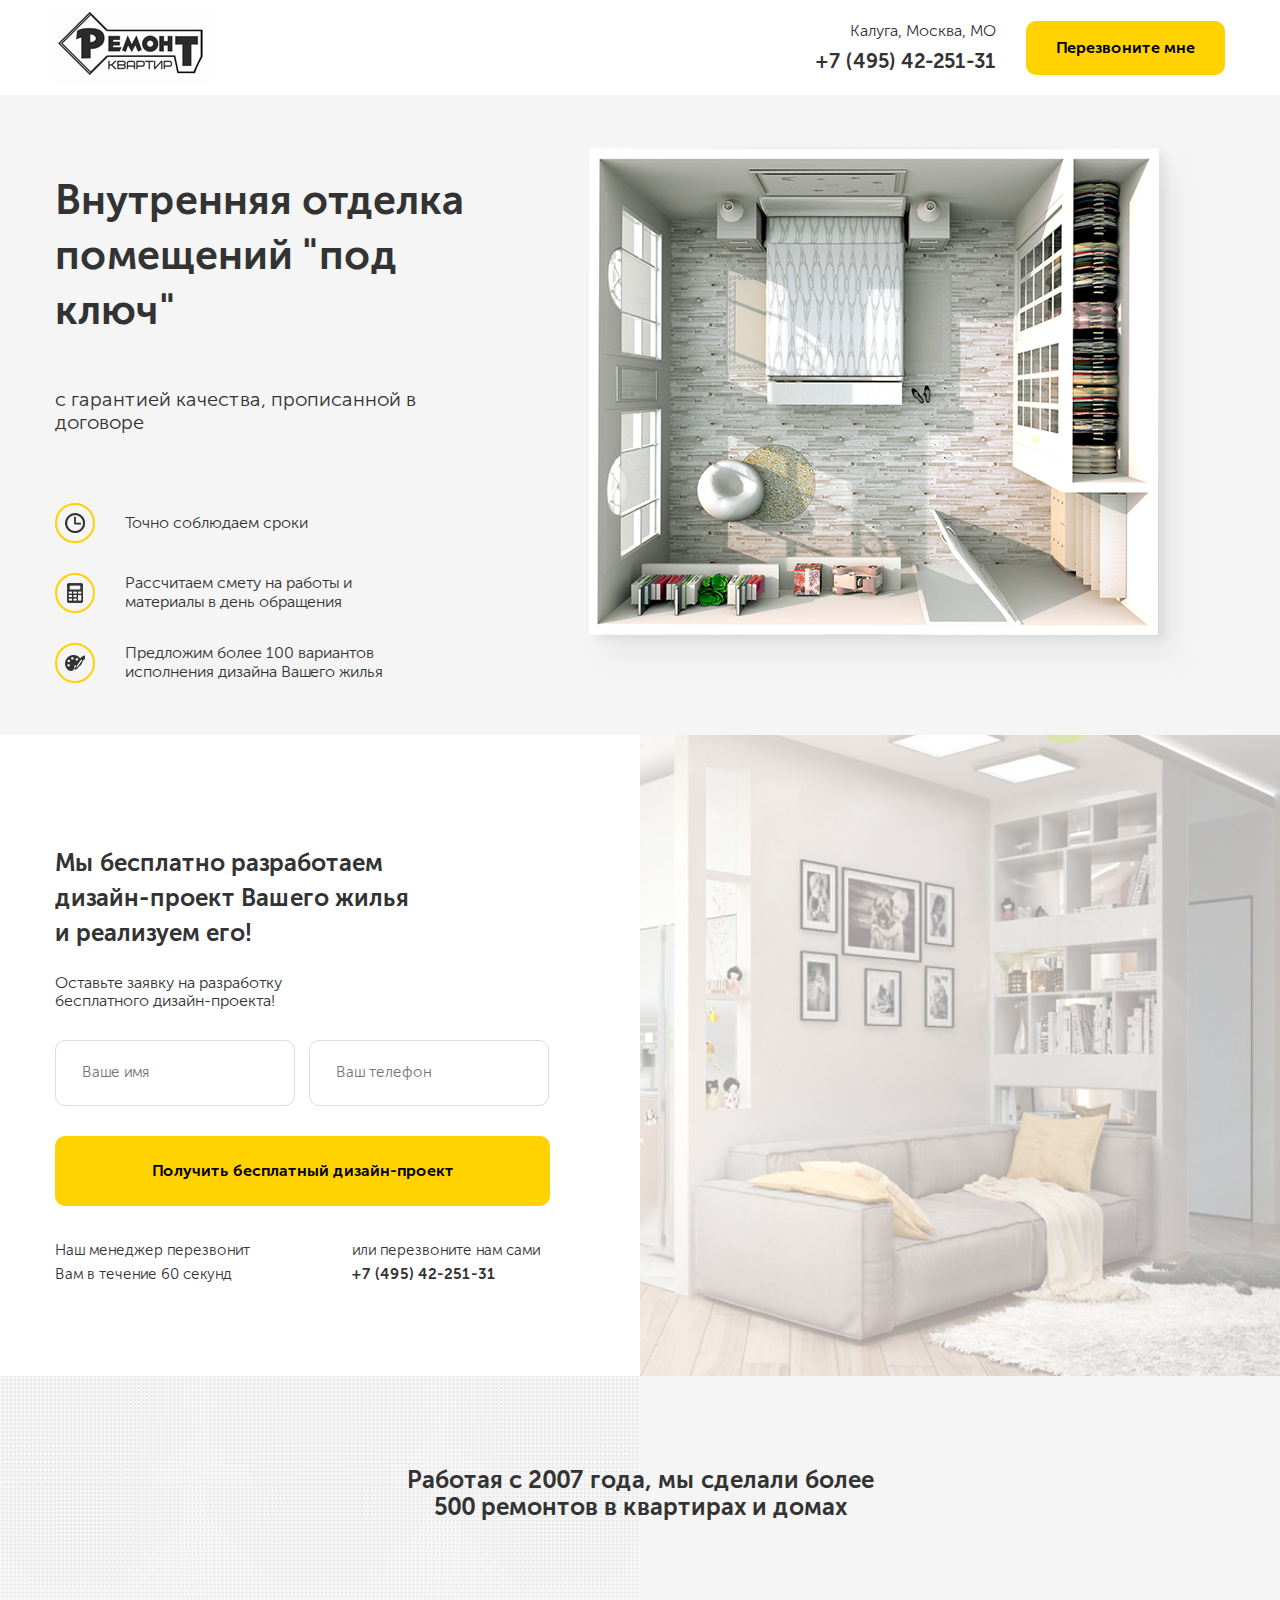
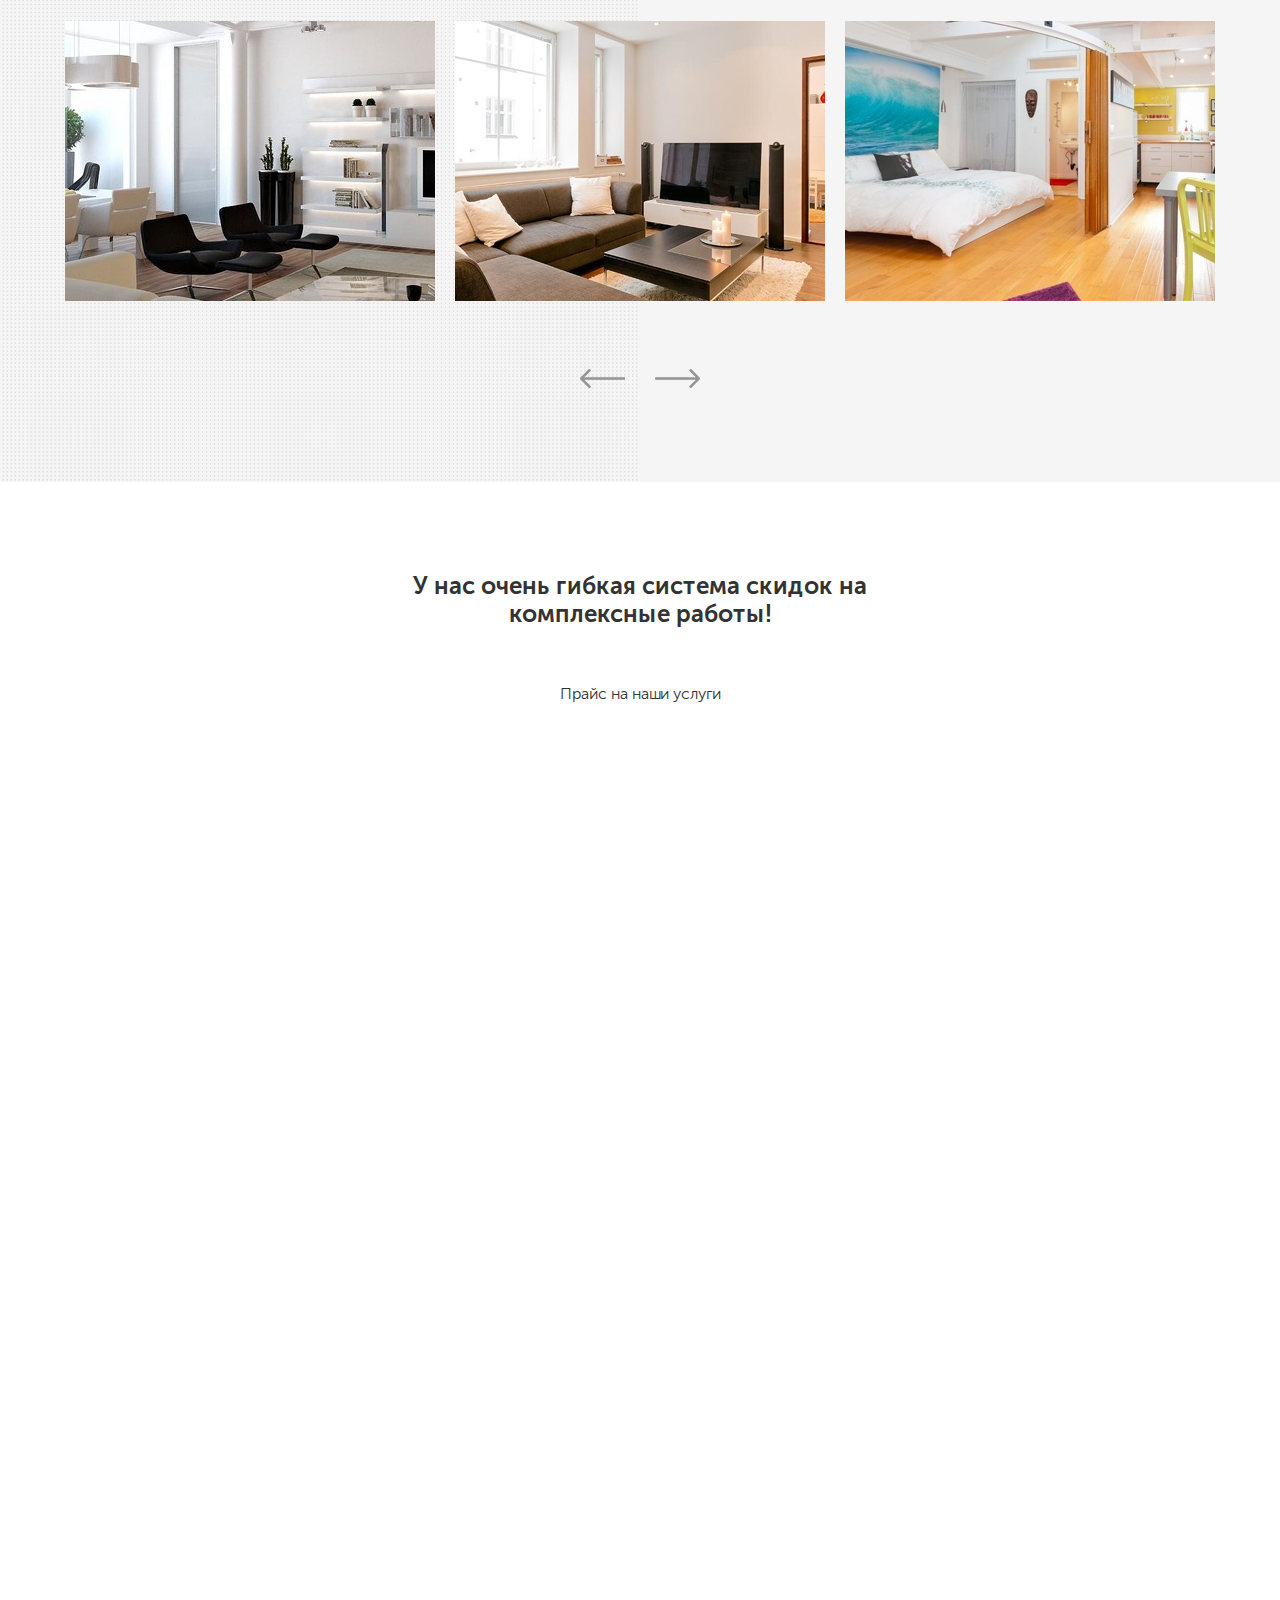
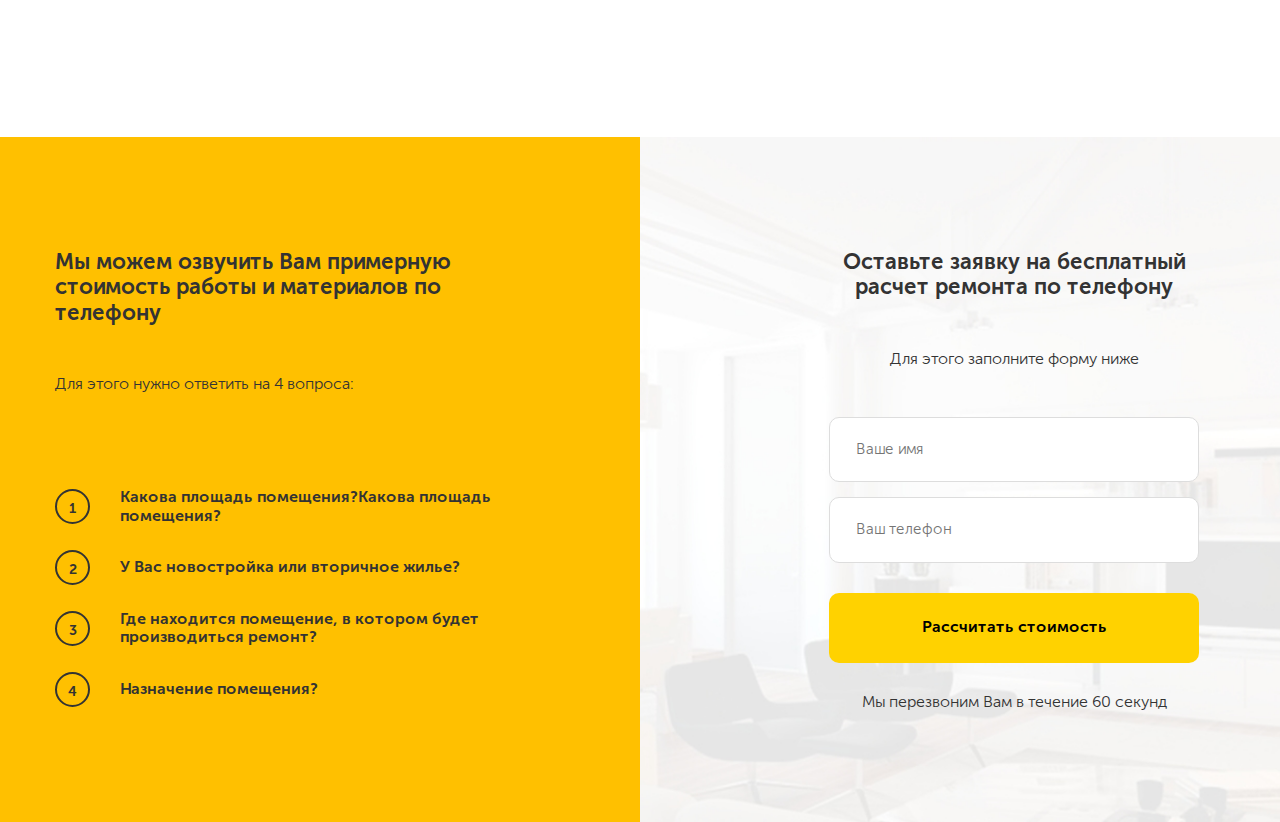
<file: src/index.html>
<!DOCTYPE html>
<html lang="ru">

<head>
  <meta charset="UTF-8">
  <meta name="viewport" content="width=device-width, initial-scale=1.0">
  <title>Ремонт квартир</title>
  <link rel="stylesheet" href="css/normalize.css">
  <link rel="stylesheet" href="css/slick.css">
  <link rel="stylesheet" href="css/animate.min.css">
  <link rel="stylesheet" href="css/style.css">
</head>

<body>
  <nav class="navbar">
    <div class="container">
      <div class="navbar-block">
        <div class="navbar__logo">
          <img src="img/logo.png" alt="Логотип">
        </div>
        <!-- /.navbar__logo -->
        <div class="navbar__info">
          <div class="navbar__contacts">
            <span class="navbar__address">Калуга, Москва, МО</span>

            <a href="tel:+7 (495) 42-251-31" class="navbar__phone">
              +7 (495) 42-251-31
            </a>
          </div>
          <button class="button navbar__button" id="button">Перезвоните мне</button>
        </div>
        <!-- /.navbar__info -->
      </div>
      <!-- /.navbar-block -->
    </div>
    <!-- /.container -->
  </nav>
  <!-- /.navbar -->


  <main>
    <section class="hero">
      <div class="container">
        <div class="hero-block">
          <div class="hero-text">
            <h1 class="hero-text__title wow fadeInUp" data-wow-delay="1s">
              Внутренняя отделка помещений "под ключ"
            </h1>
            <div class="hero-text__subtitle">
              с гарантией качества, прописанной в договоре
            </div>
            <ul class="hero-list">
              <li class="hero-list__item">
                <div class="hero-list__image">
                  <img src="img/hero/clock.png" alt="clock">
                </div>
                <span class="hero-list__text">Точно соблюдаем сроки</span>
              </li>
              <li class="hero-list__item">
                <div class="hero-list__image">
                  <img src="img/hero/calculator.png" alt="calculator">
                </div>
                <span class="hero-list__text">Рассчитаем смету на работы и материалы в день обращения</span>
              </li>
              <li class="hero-list__item">
                <div class="hero-list__image">
                  <img src="img/hero/paint-board.png" alt="paint-board">
                </div>
                <span class="hero-list__text">Предложим более 100 вариантов исполнения дизайна Вашего жилья</span>
              </li>
            </ul>
          </div>
          <!-- /.hero-text -->
          <div class="hero-image wow fadeInRight" data-wow-delay="1.5s">
            <img src="img/hero/hero-image.png" alt="План квартиры">
          </div>
          <!-- /.hero-image -->
        </div>
        <!-- /.hero-block -->
      </div>
      <!-- /.container -->
    </section>
    <!-- /.hero -->

    <section class="section offer">
      <div class="container">
        <div class="offer-block">
          <h2 class="section-title offer__title">Мы бесплатно разработаем
            дизайн-проект Вашего жилья
            и реализуем его!
          </h2>
          <!-- /.section-title -->
          <span class="section-subtitle offer__subtitle">Оставьте заявку на разработку
            бесплатного дизайн-проекта!
          </span>
          <!-- /.section-subtitle -->
          <form action="#" class="form offer__form">
            <input type="text" class="input offer__input" placeholder="Ваше имя">
            <input type="tel" class="input offer__input" placeholder="Ваш телефон">
            <button class="button offer__button">Получить бесплатный дизайн-проект
            </button>
          </form>
          <div class="offer-description">
            <div class="offer-description__item">Наш менеджер перезвонит Вам
              в течение 60 секунд
            </div>
            <div class="offer-description__item">или перезвоните нам сами </br>
              <a href="tel:+7 (495) 42-251-31" class="offer__phone">+7 (495) 42-251-31</a>
            </div>
          </div>
        </div>
        <!-- /.offer-block -->

      </div>
      <!-- /.container -->
    </section>
    <!-- /.offer -->

    <section class="section portfolio">
      <div class="container">
        <h2 class="section-title portfolio__title">Работая с 2007 года, мы сделали более 500 ремонтов в квартирах и
          домах
        </h2>

        <div class="slider">
          <div class="slider__item"><img class="slider__image" src="img/portfolio/slider-1.jpg" alt=""></div>
          <div class="slider__item"><img class="slider__image" src="img/portfolio/slider-2.jpg" alt=""></div>
          <div class="slider__item"><img class="slider__image" src="img/portfolio/slider-3.jpg" alt=""></div>
          <div class="slider__item"><img class="slider__image" src="img/portfolio/slider-1.jpg" alt=""></div>
          <div class="slider__item"><img class="slider__image" src="img/portfolio/slider-2.jpg" alt=""></div>
          <div class="slider__item"><img class="slider__image" src="img/portfolio/slider-3.jpg" alt=""></div>
        </div>

        <div class="arrows portfolio__arrows">
          <div class="arrows__left">
            <img src="img/portfolio/left-arrow.png" alt="">
          </div>
          <div class="arrows__right">
            <img src="img/portfolio/right-arrow.png" alt="">
          </div>
        </div>
      </div>
      <!-- /.container -->
    </section>
    <!-- /.section portfolio -->

    <section class="section price">
      <div class="container">
        <h2 class="section-title price__title">У нас очень гибкая система скидок на комплексные работы!</h2>
        <!-- /.section-title price__title -->
        <span class="section-subtitle price__subtitle">Прайс на наши услуги</span>
        <!-- /.section-subtitle price__subtitle -->
        <div class="cards">
          <div class="card price__card wow fadeInUp" data-wow-delay="0.2s">
            <div class="card__image"><img class="card__image-item" src="img/price/bathroom.png" alt=""></div>
            <!-- /.card__image -->
            <div class="card__text">
              <h4 class="card__title">Ремонт ванных комнат и с/у</h4>
              <!-- /.card__title -->
              <a href="#" class="card__link">Узнать цену</a>
              <!-- /.card__link -->
            </div>
            <!-- /.card__text -->
          </div>
          <!-- /.card -->
          <div class="card price__card wow fadeInUp" data-wow-delay="0.4s">
            <div class="card__image"><img class="card__image-item" src="img/price/living.png" alt=""></div>
            <!-- /.card__image -->
            <div class="card__text">
              <h4 class="card__title">Ремонт комнат и квартир</h4>
              <!-- /.card__title -->
              <a href="#" class="card__link">Узнать цену</a>
              <!-- /.card__link -->
            </div>
            <!-- /.card__text -->
          </div>
          <!-- /.card -->
          <div class="card price__card wow fadeInUp" data-wow-delay="0.6s">
            <div class="card__image"><img class="card__image-item" src="img/price/office.png" alt=""></div>
            <!-- /.card__image -->
            <div class="card__text">
              <h4 class="card__title">Отделка офисных помещений</h4>
              <!-- /.card__title -->
              <a href="#" class="card__link">Узнать цену</a>
              <!-- /.card__link -->
            </div>
            <!-- /.card__text -->
          </div>
          <!-- /.card -->
          <div class="card price__card wow fadeInUp" data-wow-delay="0.8s">
            <div class="card__image"><img class="card__image-item" src="img/price/buildings.png" alt=""></div>
            <!-- /.card__image -->
            <div class="card__text">
              <h4 class="card__title">Ремонт в новостройках</h4>
              <!-- /.card__title -->
              <a href="#" class="card__link">Узнать цену</a>
              <!-- /.card__link -->
            </div>
            <!-- /.card__text -->
          </div>
          <!-- /.card -->
          <div class="card price__card wow fadeInUp" data-wow-delay="1s">
            <div class="card__image"><img class="card__image-item" src="img/price/kitchen.png" alt=""></div>
            <!-- /.card__image -->
            <div class="card__text">
              <h4 class="card__title">Ремонт кухонь</h4>
              <!-- /.card__title -->
              <a href="#" class="card__link">Узнать цену</a>
              <!-- /.card__link -->
            </div>
            <!-- /.card__text -->
          </div>
          <!-- /.card -->
          <div class="card price__card wow fadeInUp" data-wow-delay="1.2s">
            <div class="card__image"><img class="card__image-item" src="img/price/houses.png" alt=""></div>
            <!-- /.card__image -->
            <div class="card__text">
              <h4 class="card__title">Ремонт дач и коттеджей</h4>
              <!-- /.card__title -->
              <a href="#" class="card__link">Узнать цену</a>
              <!-- /.card__link -->
            </div>
            <!-- /.card__text -->
          </div>
          <!-- /.card -->
        </div>
        <!-- /.cards -->
      </div>
      <!-- /.container -->
    </section>
    <!-- /.section price -->

    <section class="section brif">
      <div class="container">
        <div class="brif-block">
          <div class="interview brif__interview">
            <h3 class="interview__title">Мы можем озвучить Вам примерную стоимость работы и материалов по телефону</h3>
            <span class="interview__subtitle">Для этого нужно ответить на 4 вопроса:</span>
            <ul class="interview-list">
              <li class="interview-list__item">
                <span class="interview-list__counter">1</span>
                <span class="interview-list__text">Какова площадь помещения?Какова площадь помещения?</span>
              </li>
              <li class="interview-list__item">
                <span class="interview-list__counter">2</span>
                <span class="interview-list__text">У Вас новостройка или вторичное жилье?</span>
              </li>
              <li class="interview-list__item">
                <span class="interview-list__counter">3</span>
                <span class="interview-list__text">Где находится помещение, в котором будет
                  производиться ремонт?</span>
              </li>
              <li class="interview-list__item">
                <span class="interview-list__counter">4</span>
                <span class="interview-list__text">Назначение помещения?</span>
              </li>
            </ul>
          </div>
          <div class="form brif__form">
            <h3 class="form__title">Оставьте заявку на бесплатный расчет ремонта по телефону</h3>
            <span class="form__subtitle">Для этого заполните форму ниже</span>
            <form action="#">
              <input type="text" class="input brif__input" placeholder="Ваше имя">
              <input type="tel" class="input brif__input" placeholder="Ваш телефон">
              <button class="button brif__button">Рассчитать стоимость</button>
              <span class="form__description">Мы перезвоним Вам в течение 60 секунд</span>
            </form>
          </div>
        </div>
      </div>
    </section>

  </main>


  <div class="modal" id="modal">
    <div class="modal-dialog">
      <button class="modal-dialog__close" id="close">&times;</button>
      <h4 class="modal-dialog__title">Всплывающее окно</h4>
    </div>
    <!-- /.modal-dialog -->
  </div>
  <!-- /.modal -->



  <!-- <script src="js/main.js"></script> -->

  <script src="js/wow.min.js"></script>
  <script src="https://code.jquery.com/jquery-3.5.1.min.js"
    integrity="sha256-9/aliU8dGd2tb6OSsuzixeV4y/faTqgFtohetphbbj0=" crossorigin="anonymous"></script>
  <script src="js/modal.js"></script>
  <script src="js/slick.min.js"></script>

  <script>
    /* подключение анимации */
    new WOW().init();
    /* слайдер */
    $(document).ready(function () {
      $('.slider').slick({
        slidesToShow: 3,
        slidesToScroll: 1,
        prevArrow: $('.arrows__left'),
        nextArrow: $('.arrows__right'),
        responsive: [
          {
            breakpoint: 1200,
            settings: {
              slidesToShow: 2,
              slidesToScroll: 1,
            }
          },
          {
            breakpoint: 768,
            settings: {
              slidesToShow: 1,
              slidesToScroll: 1
            }
          }
        ]
      });
    });
  </script>


</body>

</html>
</file>
<file: src/css/style.css>
@charset "UTF-8";
@font-face {
  font-family: 'Museo Sans Light';
  src: url("../fonts/MuseoSansCyrl-300.eot");
  src: url("../fonts/MuseoSansCyrl-300.eot?#iefix") format("embedded-opentype"), url("../fonts/MuseoSansCyrl-300.woff") format("woff"), url("../fonts/MuseoSansCyrl-300.ttf") format("truetype");
  font-weight: normal;
  font-style: normal;
}

@font-face {
  font-family: 'Museo Sans Bold';
  src: url("../fonts/MuseoSansCyrl-700.eot");
  src: url("../fonts/MuseoSansCyrl-700.eot?#iefix") format("embedded-opentype"), url("../fonts/MuseoSansCyrl-700.woff") format("woff"), url("../fonts/MuseoSansCyrl-700.ttf") format("truetype");
  font-weight: normal;
  font-style: normal;
}

* {
  -webkit-box-sizing: border-box;
          box-sizing: border-box;
}

body {
  color: #333333;
  font-family: 'Museo Sans Light', sans-serif;
  font-weight: 300;
}

img {
  max-width: 100%;
}

.button {
  border-radius: 10px;
  background-color: #ffd200;
  border: none;
  padding: 18px 30px;
}

.button:hover {
  background-color: #ffdb33;
  cursor: pointer;
}

.section {
  padding: 90px 0;
}

.section-title {
  font-size: 24px;
  font-family: 'Museo Sans Bold', sans-serif;
  font-weight: 700;
  text-align: center;
  max-width: 500px;
}

.section-subtitle {
  display: block;
  font-size: 16px;
}

.input {
  border: 1px solid #dddddd;
  padding: 23px 26px;
  font-size: 15px;
  border-radius: 10px;
}

.arrows__right:hover, .arrows__left:hover {
  cursor: pointer;
}

.container {
  width: 1170px;
  margin: auto;
}

@media (max-width: 1200px) {
  .container {
    width: 760px;
  }
}

@media (max-width: 768px) {
  .container {
    max-width: 580px;
    width: 87%;
  }
  .section {
    padding-top: 60px;
    padding-bottom: 60px;
  }
  .section-title {
    font-size: 18px;
  }
  .section-subtitle {
    font-size: 14px;
  }
}

/* Импорт стилей шапки*/
.navbar {
  padding: 8px 0;
}

.navbar-block {
  display: -webkit-box;
  display: -ms-flexbox;
  display: flex;
  -webkit-box-pack: justify;
      -ms-flex-pack: justify;
          justify-content: space-between;
  -webkit-box-align: center;
      -ms-flex-align: center;
          align-items: center;
}

.navbar__info {
  display: -webkit-box;
  display: -ms-flexbox;
  display: flex;
  -webkit-box-align: center;
      -ms-flex-align: center;
          align-items: center;
  text-align: right;
}

.navbar__address {
  display: -webkit-box;
  display: -ms-flexbox;
  display: flex;
  -webkit-box-orient: vertical;
  -webkit-box-direction: normal;
      -ms-flex-direction: column;
          flex-direction: column;
}

.navbar__button {
  margin-left: 30px;
  font-family: 'Museo Sans Bold', sans-serif;
  font-weight: 700;
}

.navbar__phone {
  display: inline-block;
  color: #333333;
  font-size: 20px;
  text-decoration: none;
  margin-top: 10px;
  font-family: 'Museo Sans Bold', sans-serif;
  font-weight: 700;
}

@media (max-width: 768px) {
  .navbar__contacts {
    display: none;
  }
  .navbar__button {
    font-size: 12px;
    padding: 15px 26px;
  }
  .navbar__logo {
    width: 90px;
  }
}

/* Стили для главного блока*/
.hero {
  padding: 50px 0;
  background-color: #f5f5f5;
}

.hero-block {
  display: -webkit-box;
  display: -ms-flexbox;
  display: flex;
}

.hero-text {
  -ms-flex-preferred-size: 45%;
      flex-basis: 45%;
  padding-right: 100px;
}

.hero-text__title {
  line-height: 55px;
  font-size: 41px;
  margin-bottom: 50px;
  font-family: 'Museo Sans Bold', sans-serif;
  font-weight: 700;
}

.hero-text__subtitle {
  display: inline-block;
  font-size: 20px;
  margin-bottom: 69px;
  font-weight: 500;
}

.hero-list {
  margin: 0;
  padding: 0;
}

.hero-list__item {
  display: -webkit-box;
  display: -ms-flexbox;
  display: flex;
  -webkit-box-align: center;
      -ms-flex-align: center;
          align-items: center;
  margin-bottom: 30px;
}

.hero-list__item:last-child {
  margin-bottom: 0;
}

.hero-list__image {
  -ms-flex-preferred-size: 40px;
      flex-basis: 40px;
  height: 40px;
  border: 2px solid #ffd200;
  display: -webkit-box;
  display: -ms-flexbox;
  display: flex;
  -webkit-box-pack: center;
      -ms-flex-pack: center;
          justify-content: center;
  -webkit-box-align: center;
      -ms-flex-align: center;
          align-items: center;
  border-radius: 50%;
  margin-right: 30px;
}

.hero-list__text {
  max-width: 300px;
}

@media (max-width: 1200px) {
  .hero-block {
    -webkit-box-orient: vertical;
    -webkit-box-direction: normal;
        -ms-flex-direction: column;
            flex-direction: column;
  }
  .hero-list {
    margin-bottom: 44px;
  }
  .hero-text {
    padding-right: 10px;
  }
}

@media (max-width: 768px) {
  .hero-text__title {
    font-size: 24px;
    line-height: 1.4;
    margin-bottom: 15px;
  }
  .hero-text__subtitle {
    font-size: 16px;
    margin-bottom: 28px;
  }
  .hero-list__text {
    font-size: 12px;
    max-width: 200px;
  }
  .hero-list__item {
    margin-bottom: 20px;
  }
  .hero-list__image {
    margin-right: 15px;
  }
}

/* Стили для блока Offer */
.offer {
  background: url(../img/offer/offer-bg.png) no-repeat;
  background-position: right center;
  background-size: contain;
  position: relative;
}

.offer::before {
  content: '';
  width: 50%;
  height: 100%;
  position: absolute;
  top: 0;
  left: 0;
  background-color: #ffffff;
}

.offer-block {
  width: 50%;
  padding-right: 90px;
  position: relative;
}

.offer__title {
  max-width: 360px;
  line-height: 35px;
  margin-bottom: 24px;
  text-align: left;
}

.offer__subtitle {
  max-width: 250px;
  margin-bottom: 30px;
}

.offer__input {
  margin-bottom: 30px;
  width: 240px;
}

.offer__input:first-child {
  margin-right: 10px;
}

.offer__button {
  width: 100%;
  min-height: 70px;
  margin-bottom: 32px;
  font-family: 'Museo Sans Bold', sans-serif;
  font-weight: 700;
}

.offer-description {
  display: -webkit-box;
  display: -ms-flexbox;
  display: flex;
  -webkit-box-pack: justify;
      -ms-flex-pack: justify;
          justify-content: space-between;
  -webkit-box-align: center;
      -ms-flex-align: center;
          align-items: center;
  line-height: 24px;
  font-size: 15px;
}

.offer-description__item {
  width: 40%;
}

.offer__phone {
  text-decoration: none;
  color: #333333;
  font-family: 'Museo Sans Bold', sans-serif;
  font-weight: 700;
}

@media (max-width: 1200px) {
  .offer {
    background-size: cover;
  }
  .offer__input {
    width: 100%;
    margin-bottom: 10px;
  }
  .offer__button {
    font-size: 13px;
  }
  .offer-description {
    -webkit-box-orient: vertical;
    -webkit-box-direction: normal;
        -ms-flex-direction: column;
            flex-direction: column;
  }
  .offer-description__item {
    width: 100%;
    margin-bottom: 18px;
  }
}

@media (max-width: 768px) {
  .offer {
    background: #ffffff;
  }
  .offer-block {
    width: 100%;
    padding-right: 0;
  }
  .offer-description {
    width: 230px;
  }
}

/* Стили для блока portfolio */
.portfolio {
  background: #f5f5f5 url("../img/portfolio/portfolio-pattern.jpg") repeat-y center left;
  background-size: 50%;
}

.portfolio__title {
  margin: auto;
  margin-bottom: 100px;
}

.portfolio__arrows {
  max-width: 120px;
  margin: auto;
  display: -webkit-box;
  display: -ms-flexbox;
  display: flex;
  -webkit-box-pack: justify;
      -ms-flex-pack: justify;
          justify-content: space-between;
  margin-top: 68px;
}

.slider__image {
  margin: auto;
}

/* Стили для блока с ценами */
.price__title {
  margin: auto;
  margin-bottom: 58px;
}

.price__subtitle {
  margin-bottom: 59px;
  text-align: center;
}

.price__card {
  margin-bottom: 30px;
}

.card {
  text-align: center;
  border: 1px solid #e8e8e8;
  -webkit-transition: 0.2s;
  transition: 0.2s;
}

.card:hover {
  -webkit-box-shadow: 0 20px 25px rgba(0, 0, 0, 0.1);
          box-shadow: 0 20px 25px rgba(0, 0, 0, 0.1);
}

.card:hover .card__image:before {
  opacity: 0.8;
}

.card__text {
  padding: 40px;
}

.card__image {
  position: relative;
}

.card__image::before {
  content: '';
  position: absolute;
  left: 0;
  top: 0;
  width: 100%;
  height: 100%;
  background-image: -webkit-gradient(linear, left bottom, left top, from(#ffd200), to(rgba(255, 255, 255, 0)));
  background-image: linear-gradient(to top, #ffd200 0%, rgba(255, 255, 255, 0) 100%);
  opacity: 0;
  -webkit-transition: 0.2s;
  transition: 0.2s;
}

.card__image-item {
  display: block;
}

.card__title {
  margin: 0;
  margin-bottom: 31px;
  font-size: 18px;
}

.card__link {
  display: inline-block;
  font-family: 'Museo Sans Bold', sans-serif;
  font-weight: 700;
  text-decoration: none;
  color: #333333;
  font-size: 16px;
  position: relative;
}

.card__link:hover:after {
  height: 12px;
}

.card__link:after {
  content: '';
  width: 100%;
  height: 3px;
  position: absolute;
  bottom: -4px;
  left: 0;
  z-index: -1;
  background-color: #ffd200;
  display: block;
  -webkit-transition: 0.3s;
  transition: 0.3s;
}

.cards {
  display: -webkit-box;
  display: -ms-flexbox;
  display: flex;
  -webkit-box-pack: justify;
      -ms-flex-pack: justify;
          justify-content: space-between;
  -ms-flex-wrap: wrap;
      flex-wrap: wrap;
}

@media (max-width: 768px) {
  .price__card {
    margin: 0 auto 30px;
  }
  .card__text {
    padding: 30px 40px;
  }
  .card__title {
    margin-bottom: 15px;
  }
}

/* Стили для блока с брифом */
.brif {
  background-image: url(../img/brif/brif-color-bg.jpg), url(../img/brif/brif-bg.jpg);
  background-position: left center, center right;
  background-size: 50%, contain;
  background-repeat: repeat-y, no-repeat;
}

.brif-block {
  display: -webkit-box;
  display: -ms-flexbox;
  display: flex;
}

.brif__interview {
  -ms-flex-preferred-size: 100%;
      flex-basis: 100%;
}

.brif__form {
  -ms-flex-preferred-size: 100%;
      flex-basis: 100%;
  padding-left: 200px;
  text-align: center;
}

.brif__input {
  width: 100%;
  max-width: 370px;
  margin-bottom: 15px;
}

.brif__button {
  width: 100%;
  max-width: 370px;
  height: 70px;
  margin-top: 15px;
  margin-bottom: 30px;
  font-family: 'Museo Sans Bold', sans-serif;
  font-weight: 700;
}

.interview {
  padding-right: 70px;
}

.interview__title {
  margin-bottom: 50px;
  font-size: 22px;
  font-family: 'Museo Sans Bold', sans-serif;
  font-weight: 700;
}

.interview__subtitle {
  display: block;
  margin-bottom: 95px;
  font-size: 16px;
}

.interview-list {
  list-style: none;
  padding: 0;
}

.interview-list__item {
  display: -webkit-box;
  display: -ms-flexbox;
  display: flex;
  -webkit-box-align: center;
      -ms-flex-align: center;
          align-items: center;
  margin-bottom: 25px;
  font-family: 'Museo Sans Bold', sans-serif;
  font-weight: 700;
}

.interview-list__counter {
  margin-right: 30px;
  display: inline-block;
  text-align: center;
  line-height: 35px;
  width: 35px;
  height: 35px;
  border: 2px solid #333333;
  border-radius: 50%;
  font-size: 14px;
}

.interview-list__text {
  max-width: 400px;
}

.form__title {
  margin-bottom: 50px;
  font-size: 22px;
  color: #333333;
  font-family: 'Museo Sans Bold', sans-serif;
  font-weight: 700;
}

.form__subtitle {
  display: block;
  margin-bottom: 49px;
  font-size: 16px;
}

.form__description {
  display: block;
}

@media (max-width: 1200px) {
  .brif__form {
    padding-left: 30px;
  }
  .interview {
    padding-right: 30px;
  }
  .interview__title {
    font-size: 20px;
    margin-bottom: 15px;
  }
  .interview__subtitle {
    margin-bottom: 30px;
  }
  .interview-list__text {
    font-size: 14px;
    max-width: 300px;
  }
  .interview-list__counter {
    margin-right: 20px;
  }
  .form__title {
    font-size: 20px;
    margin-bottom: 15px;
  }
  .form__subtitle {
    margin-bottom: 30px;
  }
}

@media (max-width: 768px) {
  .brif {
    background-image: url(../img/brif/brif-color-bg.jpg), url(../img/brif/brif-bg.jpg);
    background-position: top center, center right;
    background-size: 100% 50%, cover;
    background-repeat: repeat-x, no-repeat;
  }
  .brif-block {
    -webkit-box-orient: vertical;
    -webkit-box-direction: normal;
        -ms-flex-direction: column;
            flex-direction: column;
  }
  .brif__form {
    margin-top: 80px;
  }
  .interview-list__text {
    max-width: 175px;
  }
}

/* Стили модального окна */
.modal {
  position: fixed;
  left: 0;
  top: 0;
  width: 100%;
  height: 100%;
  background-color: rgba(0, 0, 0, 0.5);
  display: none;
}

.modal_active {
  display: -webkit-box;
  display: -ms-flexbox;
  display: flex;
}

.modal-dialog {
  position: relative;
  margin: auto;
  max-width: 450px;
  width: 90%;
  min-width: 200px;
  background-color: #fff;
  padding: 40px;
}

.modal-dialog__close {
  position: absolute;
  top: 0;
  right: 0;
}
/*# sourceMappingURL=style.css.map */
</file>
